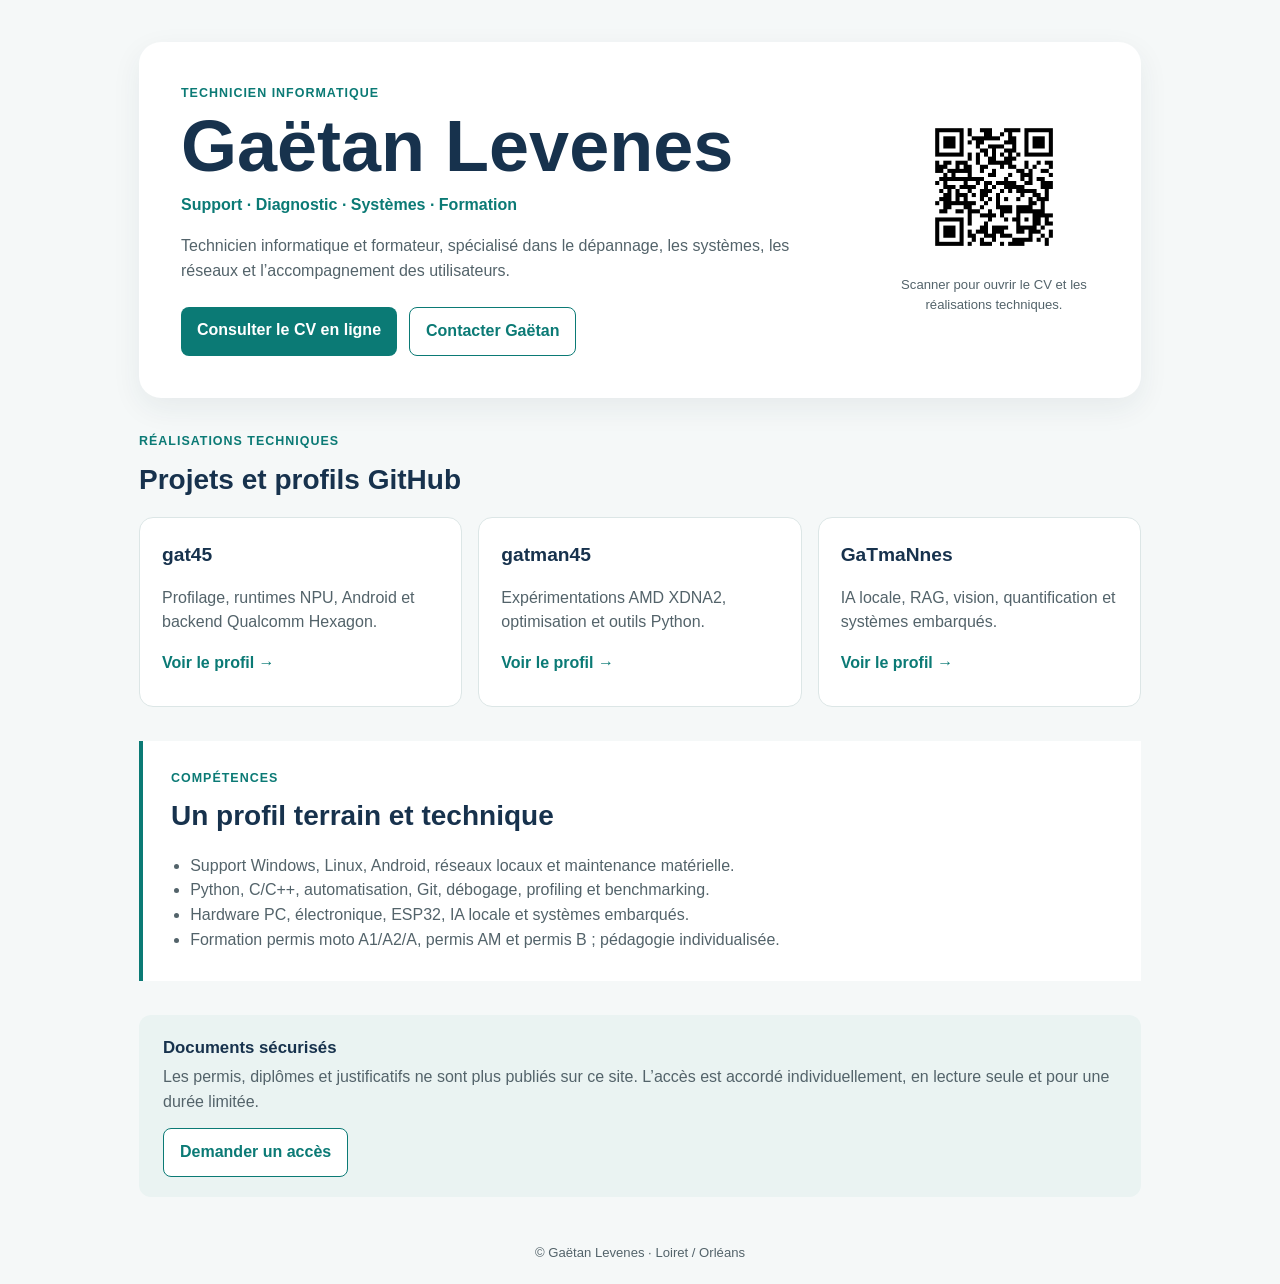
<file: index.html>
<!doctype html>
<html lang="fr">
<head>
  <meta charset="utf-8">
  <meta name="viewport" content="width=device-width, initial-scale=1">
  <meta name="description" content="CV et projets techniques de Gaëtan Levenes.">
  <title>Gaëtan Levenes | Technicien informatique</title>
  <link rel="stylesheet" href="style.css">
</head>
<body>
  <main>
    <section class="hero" aria-labelledby="title">
      <div class="identity">
        <p class="eyebrow">Technicien informatique</p>
        <h1 id="title">Gaëtan Levenes</h1>
        <p class="subtitle">Support · Diagnostic · Systèmes · Formation</p>
        <p class="intro">Technicien informatique et formateur, spécialisé dans le dépannage, les systèmes, les réseaux et l’accompagnement des utilisateurs.</p>
        <div class="actions">
          <a class="button primary" href="https://docs.google.com/document/d/1vybAvSUQM2Ws_3pOKhktxyRyj8Cd3B0xkF2etfRk1aU/edit?usp=sharing" target="_blank" rel="noopener">Consulter le CV en ligne</a>
          <a class="button secondary" href="mailto:gaetan.levenes@gmail.com">Contacter Gaëtan</a>
        </div>
      </div>
      <aside class="qr-card" aria-label="QR code vers le CV en ligne">
        <img src="assets/cv-qr.png" alt="QR code vers le CV en ligne de Gaëtan Levenes">
        <p>Scanner pour ouvrir le CV et les réalisations techniques.</p>
      </aside>
    </section>

    <section class="section" aria-labelledby="projects-title">
      <p class="eyebrow">Réalisations techniques</p>
      <h2 id="projects-title">Projets et profils GitHub</h2>
      <div class="cards">
        <a class="card" href="https://github.com/gat45" target="_blank" rel="noopener">
          <h3>gat45</h3>
          <p>Profilage, runtimes NPU, Android et backend Qualcomm Hexagon.</p>
          <span>Voir le profil →</span>
        </a>
        <a class="card" href="https://github.com/gatman45" target="_blank" rel="noopener">
          <h3>gatman45</h3>
          <p>Expérimentations AMD XDNA2, optimisation et outils Python.</p>
          <span>Voir le profil →</span>
        </a>
        <a class="card" href="https://github.com/GaTmaNnes" target="_blank" rel="noopener">
          <h3>GaTmaNnes</h3>
          <p>IA locale, RAG, vision, quantification et systèmes embarqués.</p>
          <span>Voir le profil →</span>
        </a>
      </div>
    </section>

    <section class="section focus" aria-labelledby="skills-title">
      <p class="eyebrow">Compétences</p>
      <h2 id="skills-title">Un profil terrain et technique</h2>
      <ul>
        <li>Support Windows, Linux, Android, réseaux locaux et maintenance matérielle.</li>
        <li>Python, C/C++, automatisation, Git, débogage, profiling et benchmarking.</li>
        <li>Hardware PC, électronique, ESP32, IA locale et systèmes embarqués.</li>
        <li>Formation permis moto A1/A2/A, permis AM et permis B ; pédagogie individualisée.</li>
      </ul>
    </section>

    <section class="private-note" aria-labelledby="private-title">
      <h2 id="private-title">Documents sécurisés</h2>
      <p>Les permis, diplômes et justificatifs ne sont plus publiés sur ce site. L’accès est accordé individuellement, en lecture seule et pour une durée limitée.</p>
      <a class="button secondary" href="mailto:gaetan.levenes@gmail.com?subject=Demande%20d%27acc%C3%A8s%20aux%20documents">Demander un accès</a>
    </section>
  </main>
  <footer>© Gaëtan Levenes · Loiret / Orléans</footer>
</body>
</html>
</file>
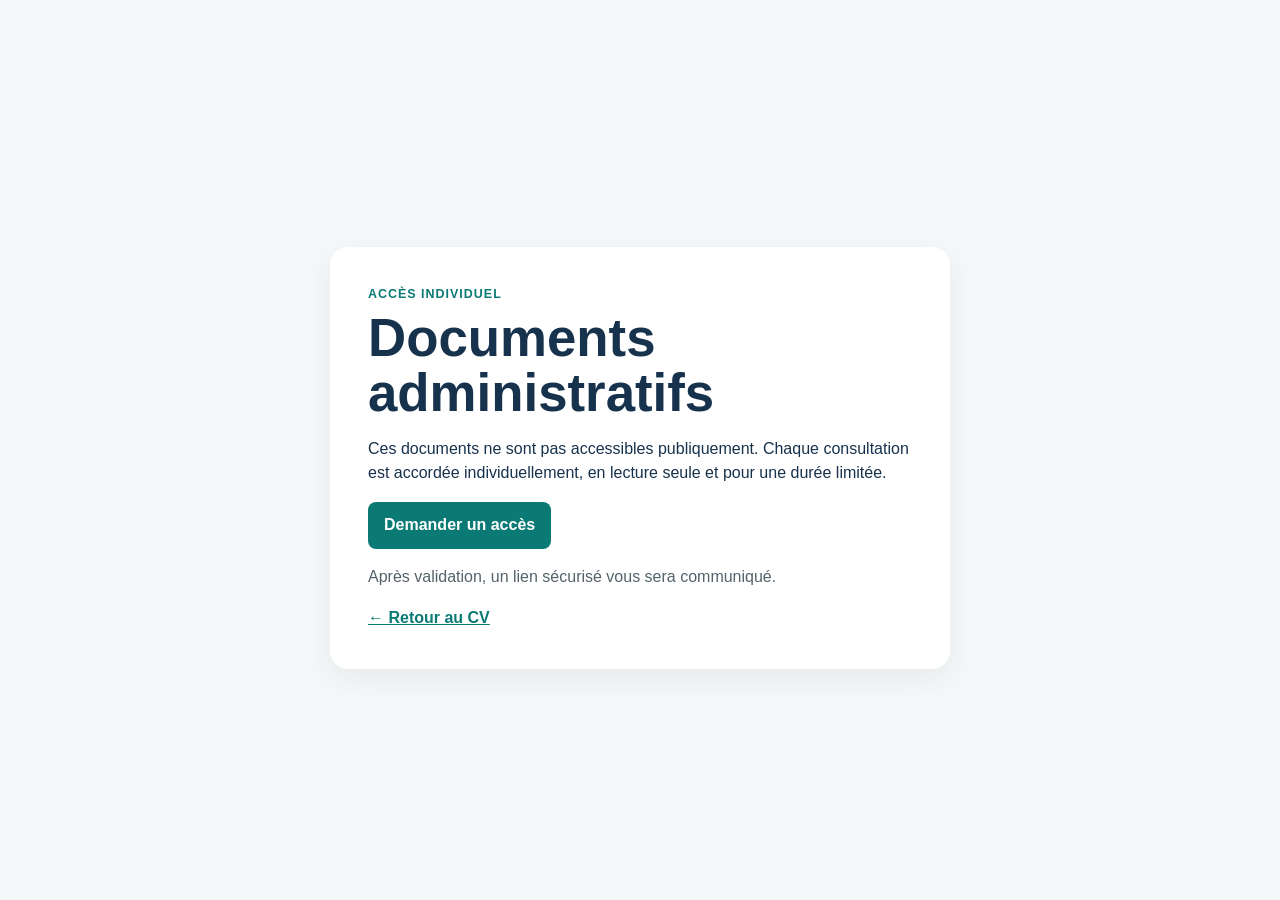
<file: vault.html>
<!doctype html>
<html lang="fr"><head><meta charset="utf-8"><meta name="viewport" content="width=device-width, initial-scale=1"><meta name="robots" content="noindex"><title>Documents sécurisés | Gaëtan Levenes</title><link rel="stylesheet" href="style.css"></head>
<body><main class="vault-page"><section class="vault-card"><p class="eyebrow">Accès individuel</p><h1>Documents administratifs</h1><p>Ces documents ne sont pas accessibles publiquement. Chaque consultation est accordée individuellement, en lecture seule et pour une durée limitée.</p><a class="button primary" href="mailto:gaetan.levenes@gmail.com?subject=Demande%20d%27acc%C3%A8s%20aux%20documents">Demander un accès</a><p class="intro">Après validation, un lien sécurisé vous sera communiqué.</p><a class="back-link" href="index.html">← Retour au CV</a></section></main></body></html>
</file>
<file: style.css>
:root { --ink:#17324d; --teal:#0b7a75; --paper:#f5f8f8; --line:#dce6e6; --muted:#53636a; }
* { box-sizing:border-box; }
body { margin:0; font-family:Arial, sans-serif; color:var(--ink); background:var(--paper); line-height:1.55; }
main { max-width:1050px; margin:auto; padding:42px 24px 26px; }
.hero { display:grid; grid-template-columns:1fr 210px; gap:48px; align-items:center; padding:42px; background:#fff; border-radius:22px; box-shadow:0 10px 30px #17324d12; }
.eyebrow { margin:0 0 6px; font-weight:700; color:var(--teal); letter-spacing:.08em; text-transform:uppercase; font-size:.78rem; }
h1 { margin:0; font-size:clamp(2.3rem,6vw,4.5rem); line-height:1.04; }
h2 { margin:.1rem 0 1rem; font-size:1.75rem; }
h3 { margin:0 0 .45rem; font-size:1.2rem; }
.subtitle { margin:.55rem 0 1rem; color:var(--teal); font-weight:700; }
.intro { max-width:650px; color:var(--muted); }
.actions { display:flex; flex-wrap:wrap; gap:12px; margin-top:24px; }
.button { display:inline-block; border-radius:8px; padding:11px 16px; font-weight:700; text-decoration:none; }
.primary { background:var(--teal); color:#fff; }
.secondary { border:1px solid var(--teal); color:var(--teal); }
.qr-card { text-align:center; color:var(--muted); font-size:.82rem; }
.qr-card img { display:block; width:150px; height:150px; margin:auto; image-rendering:auto; }
.section { margin-top:34px; }
.cards { display:grid; grid-template-columns:repeat(3,1fr); gap:16px; }
.card { display:block; min-height:190px; padding:22px; border:1px solid var(--line); border-radius:14px; background:#fff; color:inherit; text-decoration:none; transition:transform .15s ease, box-shadow .15s ease; }
.card:hover { transform:translateY(-3px); box-shadow:0 8px 20px #17324d18; }
.card p { color:var(--muted); }
.card span { color:var(--teal); font-weight:700; }
.focus { padding:28px; border-left:4px solid var(--teal); background:#fff; }
ul { margin:0; padding-left:1.2rem; color:var(--muted); }
.private-note { margin-top:34px; padding:20px 24px; border-radius:12px; background:#eaf3f2; }
.private-note h2 { font-size:1.05rem; margin:0 0 .25rem; }
.private-note p { margin:0; color:var(--muted); }
.private-note .button { margin-top:14px; background:#fff; }
.vault-page { min-height:100vh; display:grid; place-items:center; }
.vault-card { width:min(620px,100%); padding:38px; border-radius:18px; background:#fff; box-shadow:0 10px 30px #17324d12; }
.vault-card h1 { font-size:clamp(2rem,6vw,3.3rem); }
.vault-card form { display:grid; gap:10px; margin:25px 0 14px; }
.vault-card input { border:1px solid var(--line); border-radius:8px; padding:12px; font:inherit; }
.vault-card button { border:0; cursor:pointer; text-align:left; font:inherit; }
.document-list { display:grid; gap:9px; margin:18px 0; }
.document-button { padding:12px; border:1px solid var(--line); border-radius:8px; background:#fff; color:var(--ink); font-weight:700; cursor:pointer; text-align:left; }
.back-link { color:var(--teal); font-weight:700; }
footer { padding:20px; text-align:center; color:var(--muted); font-size:.82rem; }
@media (max-width:720px) { main { padding:18px 14px; } .hero { grid-template-columns:1fr; padding:28px; gap:22px; } .qr-card { text-align:left; } .qr-card img { margin:0; } .cards { grid-template-columns:1fr; } }
</file>
